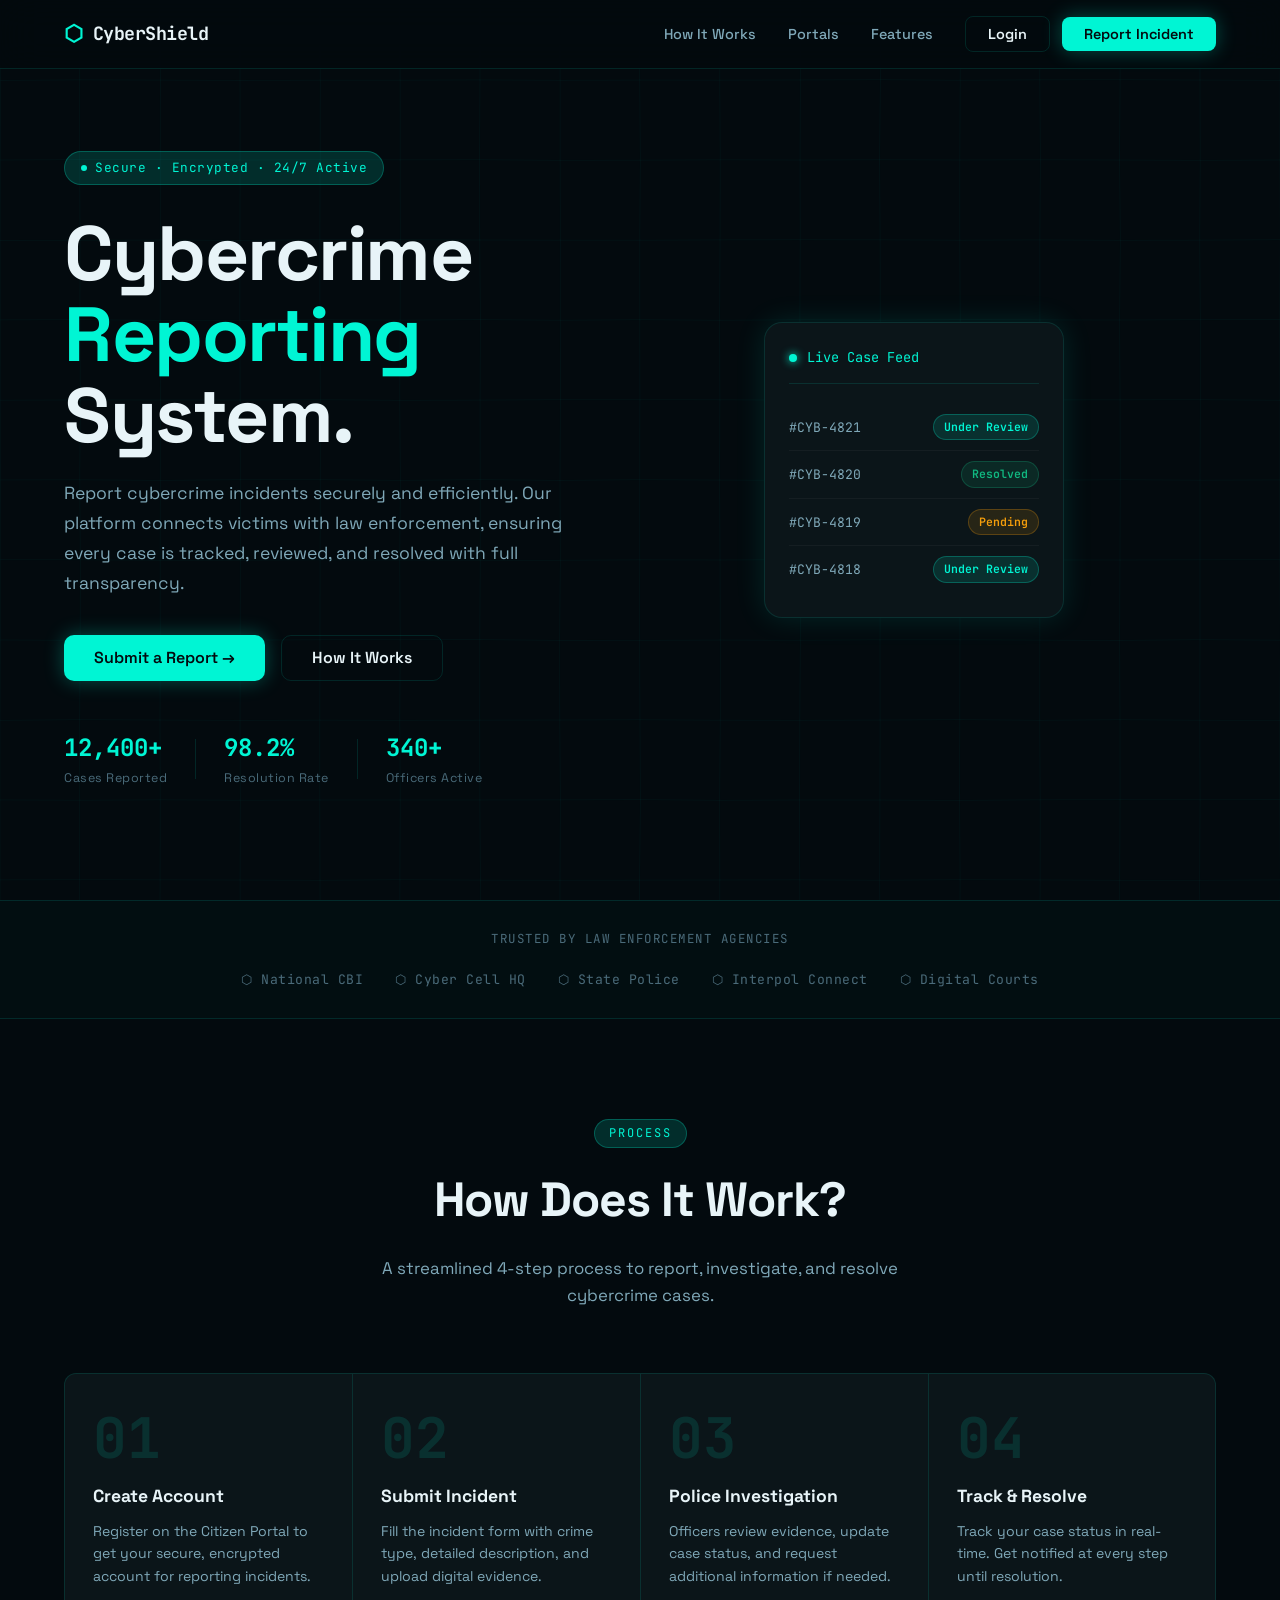
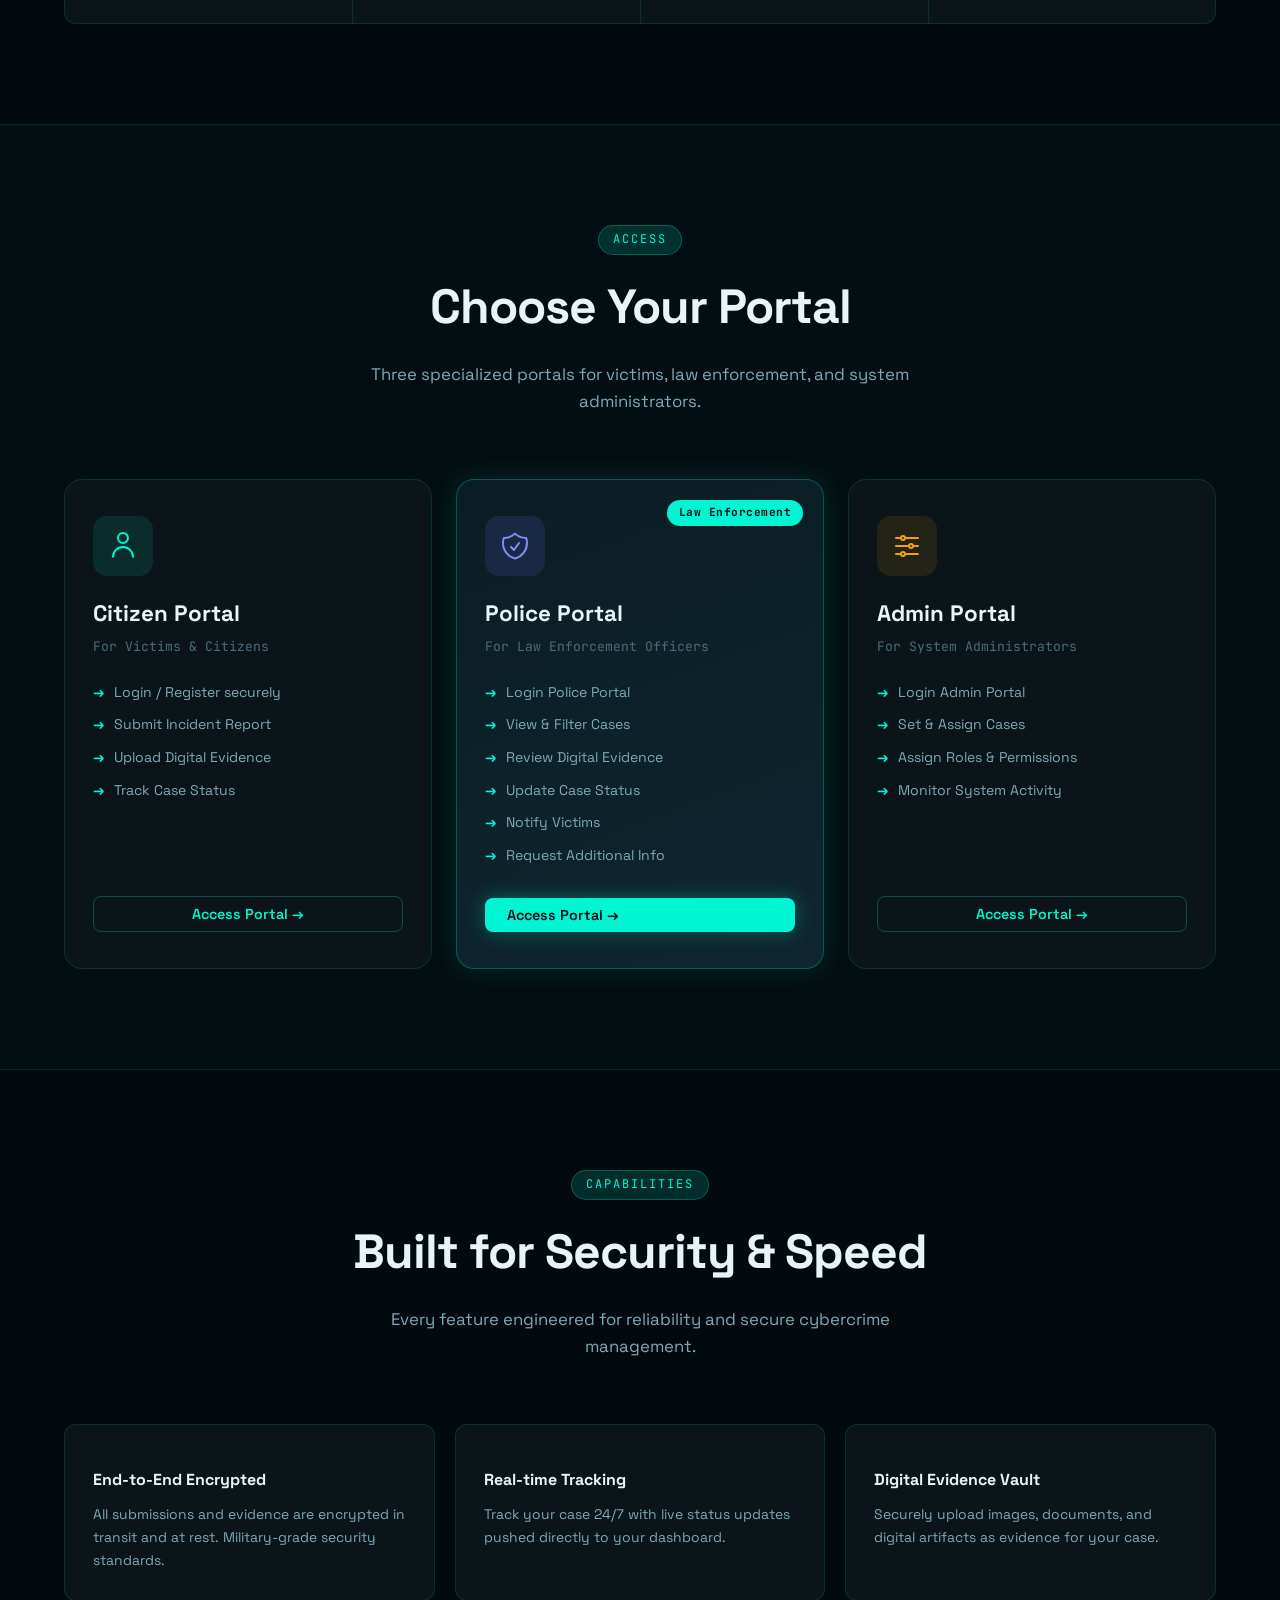
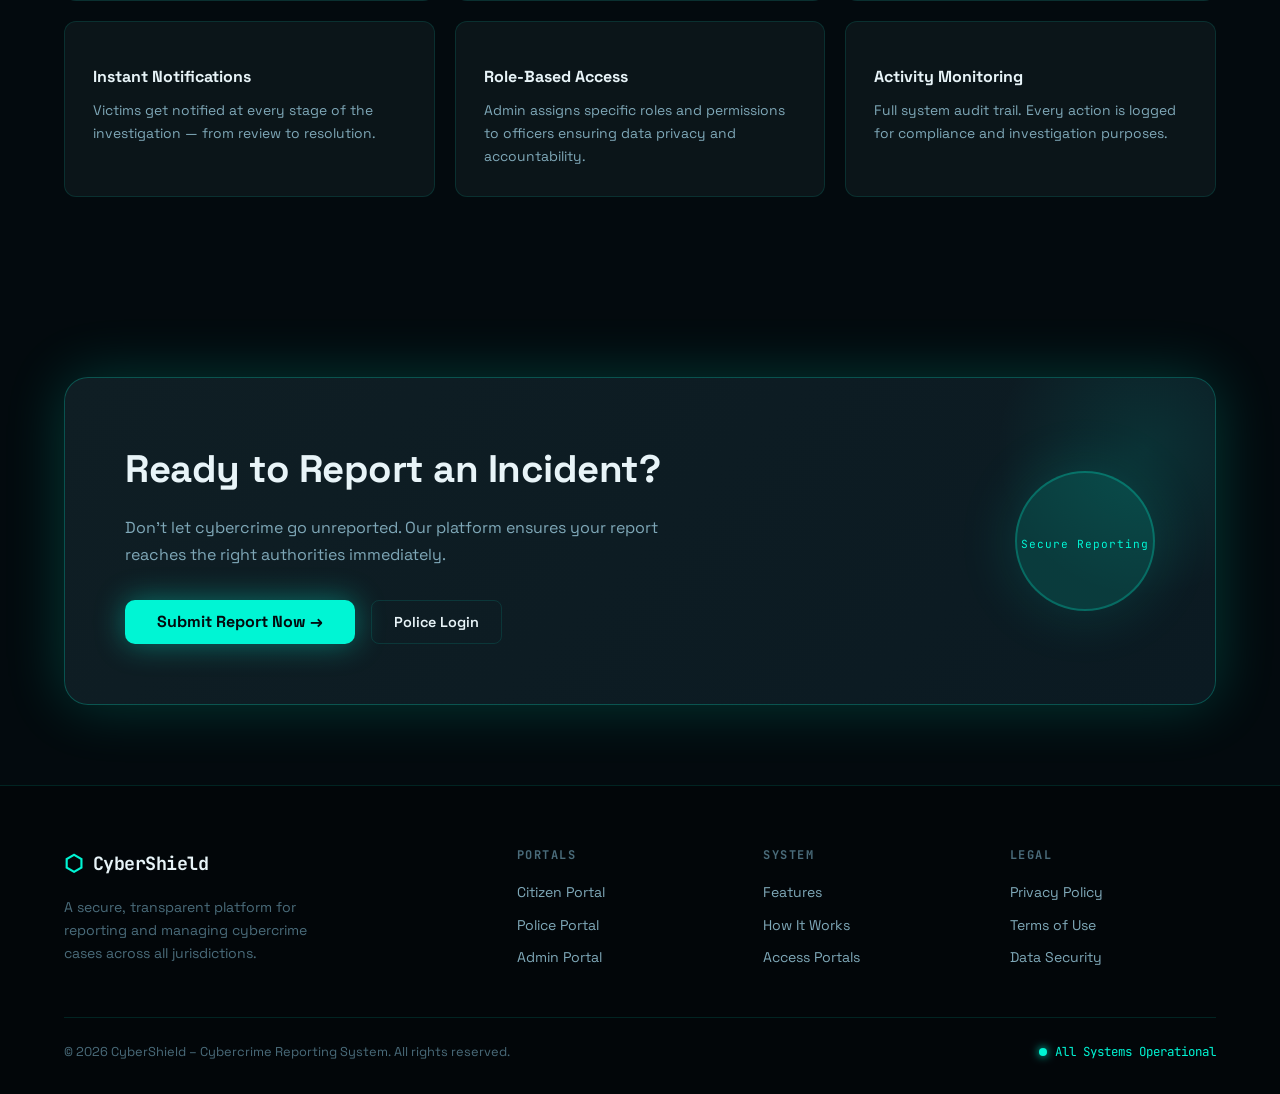
<file: index.html>
<!DOCTYPE html>
<html lang="en">
<head>
  <meta charset="UTF-8" />
  <meta name="viewport" content="width=device-width, initial-scale=1.0" />
  <title>CyberShield – Cybercrime Reporting System</title>
  <meta name="description" content="Report cybercrime incidents securely. CyberShield connects victims, police, and administrators for efficient cybercrime case management." />
  <link rel="preconnect" href="https://fonts.googleapis.com" />
  <link rel="preconnect" href="https://fonts.gstatic.com" crossorigin />
  <link href="https://fonts.googleapis.com/css2?family=Space+Grotesk:wght@300;400;500;600;700&family=JetBrains+Mono:wght@400;500;700&display=swap" rel="stylesheet" />
  <link rel="stylesheet" href="styles.css" />
</head>
<body>

  <!-- NAV -->
  <nav class="navbar" id="navbar">
    <div class="nav-container">
      <a href="index.html" class="nav-logo">
        <span class="logo-icon">⬡</span>
        <span>CyberShield</span>
      </a>
      <ul class="nav-links">
        <li><a href="#how-it-works">How It Works</a></li>
        <li><a href="#portals">Portals</a></li>
        <li><a href="#features">Features</a></li>
      </ul>
      <div class="nav-actions">
        <a href="victim-portal.html" class="btn btn-ghost" id="nav-login">Login</a>
        <a href="victim-portal.html" class="btn btn-primary" id="nav-report">Report Incident</a>
      </div>
      <button class="hamburger" id="hamburger" aria-label="Toggle menu">
        <span></span><span></span><span></span>
      </button>
    </div>
    <div class="mobile-menu" id="mobile-menu">
      <a href="#how-it-works">How It Works</a>
      <a href="#portals">Portals</a>
      <a href="#features">Features</a>
      <a href="victim-portal.html" class="btn btn-primary">Report Incident</a>
    </div>
  </nav>

  <!-- HERO -->
  <section class="hero" id="hero">
    <canvas id="gridCanvas"></canvas>
    <div class="hero-content">
      <div class="hero-badge">
        <span class="badge-dot"></span>
        Secure · Encrypted · 24/7 Active
      </div>
      <h1 class="hero-title">
        Cybercrime<br />
        <span class="accent-text">Reporting</span> System.
      </h1>
      <p class="hero-desc">
        Report cybercrime incidents securely and efficiently. Our platform connects victims with law enforcement,
        ensuring every case is tracked, reviewed, and resolved with full transparency.
      </p>
      <div class="hero-actions">
        <a href="victim-portal.html" class="btn btn-primary btn-lg" id="hero-report-btn">Submit a Report →</a>
        <a href="#how-it-works" class="btn btn-ghost btn-lg" id="hero-learn-btn">How It Works</a>
      </div>
      <div class="hero-stats">
        <div class="stat">
          <span class="stat-num">12,400+</span>
          <span class="stat-label">Cases Reported</span>
        </div>
        <div class="stat-divider"></div>
        <div class="stat">
          <span class="stat-num">98.2%</span>
          <span class="stat-label">Resolution Rate</span>
        </div>
        <div class="stat-divider"></div>
        <div class="stat">
          <span class="stat-num">340+</span>
          <span class="stat-label">Officers Active</span>
        </div>
      </div>
    </div>
    <div class="hero-visual">
      <div class="cyber-card floating">
        <div class="cyber-card-header">
          <span class="pulse-dot"></span> Live Case Feed
        </div>
        <div class="case-item">
          <span class="case-id">#CYB-4821</span>
          <span class="case-status status-active">Under Review</span>
        </div>
        <div class="case-item">
          <span class="case-id">#CYB-4820</span>
          <span class="case-status status-resolved">Resolved</span>
        </div>
        <div class="case-item">
          <span class="case-id">#CYB-4819</span>
          <span class="case-status status-pending">Pending</span>
        </div>
        <div class="case-item">
          <span class="case-id">#CYB-4818</span>
          <span class="case-status status-active">Under Review</span>
        </div>
      </div>
    </div>
  </section>

  <!-- TRUSTED BY -->
  <section class="trusted">
    <p class="trusted-label">Trusted by Law Enforcement Agencies</p>
    <div class="trusted-logos">
      <span class="trust-logo">⬡ National CBI</span>
      <span class="trust-logo">⬡ Cyber Cell HQ</span>
      <span class="trust-logo">⬡ State Police</span>
      <span class="trust-logo">⬡ Interpol Connect</span>
      <span class="trust-logo">⬡ Digital Courts</span>
    </div>
  </section>

  <!-- HOW IT WORKS -->
  <section class="section" id="how-it-works">
    <div class="container">
      <div class="section-header">
        <span class="section-tag">Process</span>
        <h2 class="section-title">How Does It Work?</h2>
        <p class="section-desc">A streamlined 4-step process to report, investigate, and resolve cybercrime cases.</p>
      </div>
      <div class="steps-grid">
        <div class="step-card" id="step-1">
          <div class="step-number">01</div>
          <div class="step-icon"></div>
          <h3>Create Account</h3>
          <p>Register on the Citizen Portal to get your secure, encrypted account for reporting incidents.</p>
          <div class="step-line"></div>
        </div>
        <div class="step-card" id="step-2">
          <div class="step-number">02</div>
          <div class="step-icon"></div>
          <h3>Submit Incident</h3>
          <p>Fill the incident form with crime type, detailed description, and upload digital evidence.</p>
          <div class="step-line"></div>
        </div>
        <div class="step-card" id="step-3">
          <div class="step-number">03</div>
          <div class="step-icon"></div>
          <h3>Police Investigation</h3>
          <p>Officers review evidence, update case status, and request additional information if needed.</p>
          <div class="step-line"></div>
        </div>
        <div class="step-card" id="step-4">
          <div class="step-number">04</div>
          <div class="step-icon"></div>
          <h3>Track & Resolve</h3>
          <p>Track your case status in real-time. Get notified at every step until resolution.</p>
        </div>
      </div>
    </div>
  </section>

  <!-- PORTALS -->
  <section class="section section-dark" id="portals">
    <div class="container">
      <div class="section-header">
        <span class="section-tag">Access</span>
        <h2 class="section-title">Choose Your Portal</h2>
        <p class="section-desc">Three specialized portals for victims, law enforcement, and system administrators.</p>
      </div>
      <div class="portals-grid">
        <!-- Victim -->
        <div class="portal-card" id="victim-portal-card">
          <div class="portal-icon-wrap victim-color">
            <svg width="32" height="32" fill="none" viewBox="0 0 24 24" stroke="currentColor" stroke-width="1.5"><path stroke-linecap="round" stroke-linejoin="round" d="M15.75 6a3.75 3.75 0 11-7.5 0 3.75 3.75 0 017.5 0zM4.501 20.118a7.5 7.5 0 0114.998 0"/></svg>
          </div>
          <h3>Citizen Portal</h3>
          <p class="portal-role">For Victims & Citizens</p>
          <ul class="portal-features">
            <li><span class="check">→</span> Login / Register securely</li>
            <li><span class="check">→</span> Submit Incident Report</li>
            <li><span class="check">→</span> Upload Digital Evidence</li>
            <li><span class="check">→</span> Track Case Status</li>
          </ul>
          <a href="victim-portal.html" class="btn btn-portal" id="victim-portal-btn">Access Portal →</a>
        </div>
        <!-- Police -->
        <div class="portal-card portal-featured" id="police-portal-card">
          <div class="portal-badge">Law Enforcement</div>
          <div class="portal-icon-wrap police-color">
            <svg width="32" height="32" fill="none" viewBox="0 0 24 24" stroke="currentColor" stroke-width="1.5"><path stroke-linecap="round" stroke-linejoin="round" d="M9 12.75L11.25 15 15 9.75m-3-7.036A11.959 11.959 0 013.598 6 11.99 11.99 0 003 9.749c0 5.592 3.824 10.29 9 11.623 5.176-1.332 9-6.03 9-11.622 0-1.31-.21-2.571-.598-3.751h-.152c-3.196 0-6.1-1.248-8.25-3.285z"/></svg>
          </div>
          <h3>Police Portal</h3>
          <p class="portal-role">For Law Enforcement Officers</p>
          <ul class="portal-features">
            <li><span class="check">→</span> Login Police Portal</li>
            <li><span class="check">→</span> View & Filter Cases</li>
            <li><span class="check">→</span> Review Digital Evidence</li>
            <li><span class="check">→</span> Update Case Status</li>
            <li><span class="check">→</span> Notify Victims</li>
            <li><span class="check">→</span> Request Additional Info</li>
          </ul>
          <a href="police-portal.html" class="btn btn-primary" id="police-portal-btn">Access Portal →</a>
        </div>
        <!-- Admin -->
        <div class="portal-card" id="admin-portal-card">
          <div class="portal-icon-wrap admin-color">
            <svg width="32" height="32" fill="none" viewBox="0 0 24 24" stroke="currentColor" stroke-width="1.5"><path stroke-linecap="round" stroke-linejoin="round" d="M10.5 6h9.75M10.5 6a1.5 1.5 0 11-3 0m3 0a1.5 1.5 0 10-3 0M3.75 6H7.5m3 12h9.75m-9.75 0a1.5 1.5 0 01-3 0m3 0a1.5 1.5 0 00-3 0m-3.75 0H7.5m9-6h3.75m-3.75 0a1.5 1.5 0 01-3 0m3 0a1.5 1.5 0 00-3 0m-9.75 0h9.75"/></svg>
          </div>
          <h3>Admin Portal</h3>
          <p class="portal-role">For System Administrators</p>
          <ul class="portal-features">
            <li><span class="check">→</span> Login Admin Portal</li>
            <li><span class="check">→</span> Set & Assign Cases</li>
            <li><span class="check">→</span> Assign Roles & Permissions</li>
            <li><span class="check">→</span> Monitor System Activity</li>
          </ul>
          <a href="admin-portal.html" class="btn btn-portal" id="admin-portal-btn">Access Portal →</a>
        </div>
      </div>
    </div>
  </section>

  <!-- FEATURES -->
  <section class="section" id="features">
    <div class="container">
      <div class="section-header">
        <span class="section-tag">Capabilities</span>
        <h2 class="section-title">Built for Security & Speed</h2>
        <p class="section-desc">Every feature engineered for reliability and secure cybercrime management.</p>
      </div>
      <div class="features-grid">
        <div class="feature-card" id="feat-1">
          <div class="feat-icon"></div>
          <h4>End-to-End Encrypted</h4>
          <p>All submissions and evidence are encrypted in transit and at rest. Military-grade security standards.</p>
        </div>
        <div class="feature-card" id="feat-2">
          <div class="feat-icon"></div>
          <h4>Real-time Tracking</h4>
          <p>Track your case 24/7 with live status updates pushed directly to your dashboard.</p>
        </div>
        <div class="feature-card" id="feat-3">
          <div class="feat-icon"></div>
          <h4>Digital Evidence Vault</h4>
          <p>Securely upload images, documents, and digital artifacts as evidence for your case.</p>
        </div>
        <div class="feature-card" id="feat-4">
          <div class="feat-icon"></div>
          <h4>Instant Notifications</h4>
          <p>Victims get notified at every stage of the investigation — from review to resolution.</p>
        </div>
        <div class="feature-card" id="feat-5">
          <div class="feat-icon"></div>
          <h4>Role-Based Access</h4>
          <p>Admin assigns specific roles and permissions to officers ensuring data privacy and accountability.</p>
        </div>
        <div class="feature-card" id="feat-6">
          <div class="feat-icon"></div>
          <h4>Activity Monitoring</h4>
          <p>Full system audit trail. Every action is logged for compliance and investigation purposes.</p>
        </div>
      </div>
    </div>
  </section>

  <!-- CTA -->
  <section class="cta-section">
    <div class="container">
      <div class="cta-box">
        <div class="cta-content">
          <h2>Ready to Report an Incident?</h2>
          <p>Don't let cybercrime go unreported. Our platform ensures your report reaches the right authorities immediately.</p>
          <div class="cta-actions">
            <a href="victim-portal.html" class="btn btn-cta" id="cta-report-btn">Submit Report Now →</a>
            <a href="police-portal.html" class="btn btn-ghost" id="cta-police-btn">Police Login</a>
          </div>
        </div>
        <div class="cta-visual">
          <div class="cta-badge">
            <div class="cta-icon"></div>
            <span>Secure Reporting</span>
          </div>
        </div>
      </div>
    </div>
  </section>

  <!-- FOOTER -->
  <footer class="footer">
    <div class="container">
      <div class="footer-grid">
        <div class="footer-brand">
          <a href="index.html" class="nav-logo">
            <span class="logo-icon">⬡</span>
            <span>CyberShield</span>
          </a>
          <p>A secure, transparent platform for reporting and managing cybercrime cases across all jurisdictions.</p>
        </div>
        <div class="footer-links">
          <h5>Portals</h5>
          <a href="victim-portal.html">Citizen Portal</a>
          <a href="police-portal.html">Police Portal</a>
          <a href="admin-portal.html">Admin Portal</a>
        </div>
        <div class="footer-links">
          <h5>System</h5>
          <a href="#features">Features</a>
          <a href="#how-it-works">How It Works</a>
          <a href="#portals">Access Portals</a>
        </div>
        <div class="footer-links">
          <h5>Legal</h5>
          <a href="#">Privacy Policy</a>
          <a href="#">Terms of Use</a>
          <a href="#">Data Security</a>
        </div>
      </div>
      <div class="footer-bottom">
        <p>© 2026 CyberShield – Cybercrime Reporting System. All rights reserved.</p>
        <p class="footer-status"><span class="pulse-dot"></span> All Systems Operational</p>
      </div>
    </div>
  </footer>

  <script src="main.js"></script>
</body>
</html>
</file>
<file: styles.css>
/* ============================================
   CYBERSHIELD – Global Styles
   Dark Cyberpunk Theme
   ============================================ */

:root {
  --cyan: #00f5d4;
  --cyan-dim: #00c9ab;
  --cyan-glow: rgba(0, 245, 212, 0.15);
  --cyan-border: rgba(0, 245, 212, 0.25);
  --bg-dark: #030a0e;
  --bg-card: #0b1519;
  --bg-card2: #0f1e24;
  --bg-surface: #111f26;
  --text-primary: #e8f4f8;
  --text-secondary: #7fa8b8;
  --text-muted: #4a6b7a;
  --border: rgba(0, 245, 212, 0.12);
  --border-hover: rgba(0, 245, 212, 0.35);
  --shadow-cyan: 0 0 30px rgba(0, 245, 212, 0.12);
  --shadow-strong: 0 0 60px rgba(0, 245, 212, 0.2);
  --radius: 12px;
  --radius-lg: 18px;
  --font: 'Space Grotesk', sans-serif;
  --mono: 'JetBrains Mono', monospace;
}

*, *::before, *::after { box-sizing: border-box; margin: 0; padding: 0; }

html { scroll-behavior: smooth; }

body {
  background: var(--bg-dark);
  color: var(--text-primary);
  font-family: var(--font);
  line-height: 1.6;
  overflow-x: hidden;
}

/* ---- SCROLLBAR ---- */
::-webkit-scrollbar { width: 6px; }
::-webkit-scrollbar-track { background: var(--bg-dark); }
::-webkit-scrollbar-thumb { background: var(--cyan-dim); border-radius: 3px; }

/* ---- UTILITY ---- */
.container { max-width: 1200px; margin: 0 auto; padding: 0 24px; }
.accent-text { color: var(--cyan); }

/* ============================================
   BUTTONS
   ============================================ */
.btn {
  display: inline-flex;
  align-items: center;
  gap: 8px;
  padding: 10px 22px;
  border-radius: 8px;
  font-family: var(--font);
  font-weight: 600;
  font-size: 0.9rem;
  cursor: pointer;
  text-decoration: none;
  border: none;
  transition: all 0.25s ease;
  line-height: 1;
  white-space: nowrap;
}
.btn-primary {
  background: var(--cyan);
  color: #030a0e;
  box-shadow: 0 0 20px rgba(0, 245, 212, 0.3);
}
.btn-primary:hover {
  background: #fff;
  box-shadow: 0 0 40px rgba(0, 245, 212, 0.5);
  transform: translateY(-2px);
  color: #030a0e;
}
.btn-ghost {
  background: transparent;
  color: var(--text-primary);
  border: 1px solid var(--border);
}
.btn-ghost:hover {
  border-color: var(--cyan);
  color: var(--cyan);
  background: var(--cyan-glow);
}
.btn-lg { padding: 14px 30px; font-size: 1rem; border-radius: 10px; }
.btn-portal {
  background: transparent;
  color: var(--cyan);
  border: 1px solid var(--cyan-border);
  width: 100%;
  justify-content: center;
  margin-top: auto;
}
.btn-portal:hover {
  background: var(--cyan-glow);
  border-color: var(--cyan);
  box-shadow: var(--shadow-cyan);
}
.btn-cta {
  background: var(--cyan);
  color: #030a0e;
  font-size: 1rem;
  padding: 14px 32px;
  border-radius: 10px;
  font-weight: 700;
  box-shadow: 0 0 30px rgba(0, 245, 212, 0.4);
}
.btn-cta:hover {
  background: #fff;
  box-shadow: 0 0 60px rgba(0, 245, 212, 0.5);
  transform: translateY(-2px);
  color: #030a0e;
}

/* ============================================
   NAVBAR
   ============================================ */
.navbar {
  position: fixed;
  top: 0; left: 0; right: 0;
  z-index: 1000;
  background: rgba(3, 10, 14, 0.85);
  backdrop-filter: blur(20px);
  border-bottom: 1px solid var(--border);
  transition: all 0.3s ease;
}
.navbar.scrolled {
  background: rgba(3, 10, 14, 0.97);
  box-shadow: 0 4px 40px rgba(0,0,0,0.5);
}
.nav-container {
  display: flex;
  align-items: center;
  gap: 32px;
  padding: 16px 24px;
  max-width: 1200px;
  margin: 0 auto;
}
.nav-logo {
  display: flex;
  align-items: center;
  gap: 10px;
  font-family: var(--mono);
  font-size: 1.15rem;
  font-weight: 700;
  color: var(--text-primary);
  text-decoration: none;
  letter-spacing: -0.5px;
}
.nav-logo:hover { color: var(--cyan); }
.logo-icon { color: var(--cyan); font-size: 1.4rem; }
.nav-links {
  display: flex;
  gap: 32px;
  list-style: none;
  margin-left: auto;
}
.nav-links a {
  color: var(--text-secondary);
  text-decoration: none;
  font-size: 0.9rem;
  font-weight: 500;
  transition: color 0.2s;
}
.nav-links a:hover { color: var(--cyan); }
.nav-actions { display: flex; gap: 12px; align-items: center; }
.hamburger {
  display: none;
  flex-direction: column;
  gap: 5px;
  background: none;
  border: none;
  cursor: pointer;
  margin-left: auto;
}
.hamburger span {
  display: block;
  width: 24px;
  height: 2px;
  background: var(--text-primary);
  border-radius: 2px;
  transition: all 0.3s;
}
.mobile-menu {
  display: none;
  flex-direction: column;
  gap: 16px;
  padding: 20px 24px;
  border-top: 1px solid var(--border);
}
.mobile-menu a {
  color: var(--text-secondary);
  text-decoration: none;
  font-weight: 500;
  transition: color 0.2s;
}
.mobile-menu a:hover { color: var(--cyan); }
.mobile-menu.open { display: flex; }

/* ============================================
   HERO
   ============================================ */
.hero {
  min-height: 100vh;
  display: flex;
  align-items: center;
  position: relative;
  overflow: hidden;
  padding: 100px 24px 60px;
  gap: 60px;
  max-width: 1200px;
  margin: 0 auto;
}
#gridCanvas {
  position: fixed;
  top: 0; left: 0;
  width: 100%; height: 100%;
  z-index: -1;
  pointer-events: none;
}
.hero-content { flex: 1; max-width: 620px; }
.hero-badge {
  display: inline-flex;
  align-items: center;
  gap: 8px;
  background: var(--cyan-glow);
  border: 1px solid var(--cyan-border);
  border-radius: 50px;
  padding: 6px 16px;
  font-size: 0.8rem;
  font-family: var(--mono);
  color: var(--cyan);
  margin-bottom: 28px;
  letter-spacing: 0.5px;
}
.badge-dot {
  width: 6px; height: 6px;
  background: var(--cyan);
  border-radius: 50%;
  animation: blink 1.5s ease-in-out infinite;
}
@keyframes blink { 0%,100% { opacity:1; } 50% { opacity:0.2; } }

.hero-title {
  font-size: clamp(2.8rem, 6vw, 4.8rem);
  font-weight: 700;
  line-height: 1.05;
  letter-spacing: -1.5px;
  margin-bottom: 24px;
  color: var(--text-primary);
}
.hero-desc {
  font-size: 1.1rem;
  color: var(--text-secondary);
  max-width: 520px;
  margin-bottom: 36px;
  line-height: 1.7;
}
.hero-actions { display: flex; gap: 16px; flex-wrap: wrap; margin-bottom: 48px; }
.hero-stats {
  display: flex;
  align-items: center;
  gap: 28px;
}
.stat { display: flex; flex-direction: column; gap: 2px; }
.stat-num {
  font-family: var(--mono);
  font-size: 1.5rem;
  font-weight: 700;
  color: var(--cyan);
}
.stat-label { font-size: 0.78rem; color: var(--text-muted); letter-spacing: 0.5px; }
.stat-divider { width: 1px; height: 40px; background: var(--border); }

/* HERO VISUAL */
.hero-visual { flex: 0 0 340px; display: flex; justify-content: center; align-items: center; }
.cyber-card {
  background: var(--bg-card);
  border: 1px solid var(--border);
  border-radius: var(--radius-lg);
  padding: 24px;
  width: 300px;
  box-shadow: var(--shadow-cyan);
  backdrop-filter: blur(20px);
}
.cyber-card-header {
  display: flex;
  align-items: center;
  gap: 10px;
  font-family: var(--mono);
  font-size: 0.85rem;
  color: var(--cyan);
  margin-bottom: 20px;
  padding-bottom: 14px;
  border-bottom: 1px solid var(--border);
}
.pulse-dot {
  width: 8px; height: 8px;
  background: var(--cyan);
  border-radius: 50%;
  box-shadow: 0 0 8px var(--cyan);
  animation: pulse 2s ease infinite;
}
@keyframes pulse {
  0%,100% { box-shadow: 0 0 8px var(--cyan); }
  50% { box-shadow: 0 0 20px var(--cyan); }
}
.case-item {
  display: flex;
  justify-content: space-between;
  align-items: center;
  padding: 10px 0;
  border-bottom: 1px solid rgba(255,255,255,0.04);
}
.case-item:last-child { border-bottom: none; }
.case-id { font-family: var(--mono); font-size: 0.82rem; color: var(--text-secondary); }
.case-status {
  font-size: 0.72rem;
  font-weight: 600;
  padding: 3px 10px;
  border-radius: 50px;
  font-family: var(--mono);
}
.status-active { background: rgba(0,245,212,0.12); color: var(--cyan); border: 1px solid var(--cyan-border); }
.status-resolved { background: rgba(16,185,129,0.12); color: #10b981; border: 1px solid rgba(16,185,129,0.25); }
.status-pending { background: rgba(245,158,11,0.12); color: #f59e0b; border: 1px solid rgba(245,158,11,0.25); }

.floating { animation: floating 4s ease-in-out infinite; }
@keyframes floating { 0%,100% { transform: translateY(0); } 50% { transform: translateY(-14px); } }

/* ============================================
   TRUSTED
   ============================================ */
.trusted {
  border-top: 1px solid var(--border);
  border-bottom: 1px solid var(--border);
  padding: 28px 24px;
  text-align: center;
  background: rgba(0,245,212,0.02);
}
.trusted-label {
  font-size: 0.78rem;
  color: var(--text-muted);
  letter-spacing: 1.5px;
  text-transform: uppercase;
  font-family: var(--mono);
  margin-bottom: 20px;
}
.trusted-logos {
  display: flex;
  justify-content: center;
  align-items: center;
  flex-wrap: wrap;
  gap: 32px;
}
.trust-logo {
  font-family: var(--mono);
  font-size: 0.82rem;
  color: var(--text-muted);
  letter-spacing: 0.5px;
  transition: color 0.2s;
}
.trust-logo:hover { color: var(--cyan); }

/* ============================================
   SECTIONS
   ============================================ */
.section { padding: 100px 0; }
.section-dark { background: rgba(0, 245, 212, 0.02); border-top: 1px solid var(--border); border-bottom: 1px solid var(--border); }
.section-header { text-align: center; margin-bottom: 64px; }
.section-tag {
  display: inline-block;
  font-family: var(--mono);
  font-size: 0.75rem;
  color: var(--cyan);
  letter-spacing: 2px;
  text-transform: uppercase;
  margin-bottom: 14px;
  background: var(--cyan-glow);
  border: 1px solid var(--cyan-border);
  padding: 4px 14px;
  border-radius: 50px;
}
.section-title {
  font-size: clamp(2rem, 4vw, 3rem);
  font-weight: 700;
  letter-spacing: -1px;
  margin-bottom: 16px;
  color: var(--text-primary);
}
.section-desc {
  font-size: 1.05rem;
  color: var(--text-secondary);
  max-width: 540px;
  margin: 0 auto;
}

/* ============================================
   STEPS
   ============================================ */
.steps-grid {
  display: grid;
  grid-template-columns: repeat(4, 1fr);
  gap: 0;
  position: relative;
}
.step-card {
  padding: 36px 28px;
  background: var(--bg-card);
  border: 1px solid var(--border);
  position: relative;
  overflow: hidden;
  transition: all 0.3s ease;
  cursor: default;
}
.step-card:first-child { border-radius: var(--radius) 0 0 var(--radius); }
.step-card:last-child { border-radius: 0 var(--radius) var(--radius) 0; }
.step-card:not(:last-child) { border-right: none; }
.step-card:hover {
  background: var(--bg-card2);
  border-color: var(--cyan-border);
  z-index: 1;
}
.step-card:hover .step-line { opacity: 1; }
.step-number {
  font-family: var(--mono);
  font-size: 3.5rem;
  font-weight: 700;
  color: var(--border);
  line-height: 1;
  margin-bottom: 16px;
  transition: color 0.3s;
}
.step-card:hover .step-number { color: var(--cyan-border); }
.step-icon { font-size: 2rem; margin-bottom: 16px; }
.step-card h3 { font-size: 1.1rem; font-weight: 700; margin-bottom: 10px; color: var(--text-primary); }
.step-card p { font-size: 0.88rem; color: var(--text-secondary); line-height: 1.6; }
.step-line {
  position: absolute;
  bottom: 0; left: 0; right: 0;
  height: 2px;
  background: linear-gradient(90deg, var(--cyan), transparent);
  opacity: 0;
  transition: opacity 0.3s;
}

/* ============================================
   PORTALS
   ============================================ */
.portals-grid {
  display: grid;
  grid-template-columns: repeat(3, 1fr);
  gap: 24px;
}
.portal-card {
  background: var(--bg-card);
  border: 1px solid var(--border);
  border-radius: var(--radius-lg);
  padding: 36px 28px;
  display: flex;
  flex-direction: column;
  gap: 0;
  position: relative;
  transition: all 0.35s ease;
  overflow: hidden;
}
.portal-card::before {
  content: '';
  position: absolute;
  top: 0; left: 0; right: 0;
  height: 2px;
  background: linear-gradient(90deg, transparent, var(--cyan-dim), transparent);
  opacity: 0;
  transition: opacity 0.3s;
}
.portal-card:hover::before { opacity: 1; }
.portal-card:hover {
  border-color: var(--cyan-border);
  transform: translateY(-6px);
  box-shadow: var(--shadow-cyan);
}
.portal-featured {
  background: linear-gradient(160deg, #0b1d24, #0f2530);
  border-color: var(--cyan-border);
  box-shadow: var(--shadow-cyan);
}
.portal-badge {
  position: absolute;
  top: 20px; right: 20px;
  background: var(--cyan);
  color: #030a0e;
  font-size: 0.7rem;
  font-weight: 700;
  padding: 4px 12px;
  border-radius: 50px;
  font-family: var(--mono);
  letter-spacing: 0.5px;
}
.portal-icon-wrap {
  width: 60px; height: 60px;
  border-radius: 14px;
  display: flex;
  align-items: center;
  justify-content: center;
  margin-bottom: 20px;
}
.victim-color { background: rgba(0,245,212,0.1); color: var(--cyan); }
.police-color { background: rgba(99,102,241,0.15); color: #818cf8; }
.admin-color { background: rgba(245,158,11,0.1); color: #f59e0b; }
.portal-card h3 {
  font-size: 1.4rem;
  font-weight: 700;
  margin-bottom: 4px;
}
.portal-role {
  font-size: 0.82rem;
  color: var(--text-muted);
  font-family: var(--mono);
  margin-bottom: 24px;
}
.portal-features {
  list-style: none;
  display: flex;
  flex-direction: column;
  gap: 10px;
  margin-bottom: 32px;
  flex: 1;
}
.portal-features li {
  font-size: 0.88rem;
  color: var(--text-secondary);
  display: flex;
  align-items: flex-start;
  gap: 10px;
}
.check { color: var(--cyan); font-weight: 700; flex-shrink: 0; }

/* ============================================
   FEATURES
   ============================================ */
.features-grid {
  display: grid;
  grid-template-columns: repeat(3, 1fr);
  gap: 20px;
}
.feature-card {
  background: var(--bg-card);
  border: 1px solid var(--border);
  border-radius: var(--radius);
  padding: 28px;
  transition: all 0.3s ease;
  position: relative;
  overflow: hidden;
}
.feature-card::after {
  content: '';
  position: absolute;
  inset: 0;
  background: linear-gradient(135deg, var(--cyan-glow), transparent);
  opacity: 0;
  transition: opacity 0.3s;
}
.feature-card:hover {
  border-color: var(--cyan-border);
  transform: translateY(-4px);
  box-shadow: var(--shadow-cyan);
}
.feature-card:hover::after { opacity: 1; }
.feat-icon { font-size: 2rem; margin-bottom: 14px; }
.feature-card h4 {
  font-size: 1rem;
  font-weight: 700;
  margin-bottom: 10px;
  color: var(--text-primary);
}
.feature-card p { font-size: 0.87rem; color: var(--text-secondary); line-height: 1.65; }

/* ============================================
   CTA
   ============================================ */
.cta-section { padding: 80px 24px; }
.cta-box {
  max-width: 1200px;
  margin: 0 auto;
  background: linear-gradient(135deg, var(--bg-card2), #0b1a22);
  border: 1px solid var(--cyan-border);
  border-radius: 24px;
  padding: 60px;
  display: flex;
  align-items: center;
  justify-content: space-between;
  gap: 40px;
  box-shadow: var(--shadow-strong);
  position: relative;
  overflow: hidden;
}
.cta-box::before {
  content: '';
  position: absolute;
  top: -80px; right: -80px;
  width: 300px; height: 300px;
  background: radial-gradient(circle, rgba(0,245,212,0.1), transparent 70%);
  pointer-events: none;
}
.cta-content { max-width: 560px; }
.cta-content h2 { font-size: 2.4rem; font-weight: 700; letter-spacing: -0.5px; margin-bottom: 14px; }
.cta-content p { font-size: 1rem; color: var(--text-secondary); margin-bottom: 32px; line-height: 1.7; }
.cta-actions { display: flex; gap: 16px; flex-wrap: wrap; }
.cta-visual { flex-shrink: 0; }
.cta-badge {
  width: 140px; height: 140px;
  border-radius: 50%;
  background: var(--cyan-glow);
  border: 2px solid var(--cyan-border);
  display: flex;
  flex-direction: column;
  align-items: center;
  justify-content: center;
  gap: 8px;
  animation: floating 3s ease-in-out infinite;
  box-shadow: 0 0 60px rgba(0,245,212,0.15);
}
.cta-icon { font-size: 2.5rem; }
.cta-badge span { font-size: 0.7rem; font-family: var(--mono); color: var(--cyan); letter-spacing: 1px; text-align: center; }

/* ============================================
   FOOTER
   ============================================ */
.footer {
  border-top: 1px solid var(--border);
  padding: 60px 24px 32px;
  background: rgba(0,0,0,0.3);
}
.footer-grid {
  max-width: 1200px;
  margin: 0 auto 48px;
  display: grid;
  grid-template-columns: 2fr 1fr 1fr 1fr;
  gap: 40px;
}
.footer-brand p {
  font-size: 0.88rem;
  color: var(--text-muted);
  margin-top: 14px;
  max-width: 280px;
  line-height: 1.65;
}
.footer-links { display: flex; flex-direction: column; gap: 10px; }
.footer-links h5 {
  font-family: var(--mono);
  font-size: 0.75rem;
  letter-spacing: 1.5px;
  text-transform: uppercase;
  color: var(--text-muted);
  margin-bottom: 6px;
}
.footer-links a {
  font-size: 0.88rem;
  color: var(--text-secondary);
  text-decoration: none;
  transition: color 0.2s;
}
.footer-links a:hover { color: var(--cyan); }
.footer-bottom {
  max-width: 1200px;
  margin: 0 auto;
  padding-top: 24px;
  border-top: 1px solid var(--border);
  display: flex;
  justify-content: space-between;
  align-items: center;
  flex-wrap: wrap;
  gap: 12px;
}
.footer-bottom p { font-size: 0.8rem; color: var(--text-muted); }
.footer-status {
  display: flex;
  align-items: center;
  gap: 8px;
  color: var(--cyan) !important;
  font-family: var(--mono);
  font-size: 0.78rem !important;
}

/* ============================================
   PORTAL PAGES – SHARED
   ============================================ */
.portal-page { min-height: 100vh; padding-top: 80px; }
.portal-page-header {
  background: linear-gradient(135deg, var(--bg-card), var(--bg-card2));
  border-bottom: 1px solid var(--border);
  padding: 48px 24px;
}
.portal-page-header .container {
  display: flex;
  align-items: flex-end;
  justify-content: space-between;
  gap: 24px;
}
.portal-page-title { font-size: 2.2rem; font-weight: 700; letter-spacing: -0.5px; margin-bottom: 6px; }
.portal-page-sub { font-size: 0.9rem; color: var(--text-muted); font-family: var(--mono); }
.portal-body { padding: 48px 24px; }

/* AUTH CARD */
.auth-wrap {
  min-height: calc(100vh - 80px);
  display: flex;
  align-items: center;
  justify-content: center;
  padding: 40px 24px;
}
.auth-card {
  background: var(--bg-card);
  border: 1px solid var(--border);
  border-radius: var(--radius-lg);
  padding: 48px;
  width: 100%;
  max-width: 480px;
  box-shadow: var(--shadow-cyan);
}
.auth-logo {
  display: flex;
  align-items: center;
  gap: 10px;
  font-family: var(--mono);
  font-size: 1rem;
  font-weight: 700;
  color: var(--cyan);
  margin-bottom: 32px;
}
.auth-card h2 { font-size: 1.7rem; font-weight: 700; margin-bottom: 6px; }
.auth-card .sub { font-size: 0.88rem; color: var(--text-muted); margin-bottom: 36px; }

/* TABS */
.auth-tabs {
  display: flex;
  gap: 0;
  background: var(--bg-dark);
  border: 1px solid var(--border);
  border-radius: 10px;
  padding: 4px;
  margin-bottom: 32px;
}
.tab-btn {
  flex: 1;
  padding: 10px;
  background: none;
  border: none;
  color: var(--text-muted);
  font-family: var(--font);
  font-size: 0.88rem;
  font-weight: 600;
  cursor: pointer;
  border-radius: 7px;
  transition: all 0.2s;
}
.tab-btn.active {
  background: var(--cyan);
  color: #030a0e;
}

/* FORM */
.form-group { margin-bottom: 20px; }
.form-group label {
  display: block;
  font-size: 0.82rem;
  font-weight: 600;
  color: var(--text-secondary);
  margin-bottom: 8px;
  letter-spacing: 0.3px;
  font-family: var(--mono);
}
.form-group input:not([type="checkbox"]):not([type="radio"]),
.form-group select,
.form-group textarea {
  width: 100%;
  background: var(--bg-dark);
  border: 1px solid var(--border);
  border-radius: 8px;
  padding: 12px 16px;
  color: var(--text-primary);
  font-family: var(--font);
  font-size: 0.92rem;
  outline: none;
  transition: all 0.2s;
  appearance: none;
}
.form-group input:focus,
.form-group select:focus,
.form-group textarea:focus {
  border-color: var(--cyan);
  box-shadow: 0 0 0 3px var(--cyan-glow);
}
.form-group textarea { resize: vertical; min-height: 110px; }
.form-group select { cursor: pointer; background-image: url("data:image/svg+xml,%3Csvg xmlns='http://www.w3.org/2000/svg' fill='none' viewBox='0 0 24 24' stroke='%2300f5d4'%3E%3Cpath stroke-linecap='round' stroke-linejoin='round' stroke-width='2' d='M19 9l-7 7-7-7'/%3E%3C/svg%3E"); background-repeat: no-repeat; background-position: right 12px center; background-size: 18px; padding-right: 40px; }
.form-row { display: grid; grid-template-columns: 1fr 1fr; gap: 16px; }
.form-submit { width: 100%; padding: 14px; font-size: 1rem; margin-top: 8px; }

/* CHECKBOX FIX */
input[type="checkbox"] {
  cursor: pointer;
  accent-color: var(--cyan);
  width: 18px;
  height: 18px;
}

/* UPLOAD */
.upload-zone {
  border: 2px dashed var(--border);
  border-radius: 10px;
  padding: 40px;
  text-align: center;
  cursor: pointer;
  transition: all 0.3s;
  background: var(--bg-dark);
}
.upload-zone:hover {
  border-color: var(--cyan);
  background: var(--cyan-glow);
}
.upload-icon { font-size: 2.5rem; margin-bottom: 12px; }
.upload-zone p { font-size: 0.88rem; color: var(--text-muted); }
.upload-zone strong { color: var(--cyan); }

/* STATUS BADGE */
.status-badge {
  display: inline-flex;
  align-items: center;
  gap: 6px;
  font-size: 0.75rem;
  font-weight: 600;
  padding: 4px 12px;
  border-radius: 50px;
  font-family: var(--mono);
}
.badge-cyan { background: rgba(0,245,212,0.1); color: var(--cyan); border: 1px solid var(--cyan-border); }
.badge-green { background: rgba(16,185,129,0.1); color: #10b981; border: 1px solid rgba(16,185,129,0.25); }
.badge-yellow { background: rgba(245,158,11,0.1); color: #f59e0b; border: 1px solid rgba(245,158,11,0.25); }
.badge-red { background: rgba(239,68,68,0.1); color: #ef4444; border: 1px solid rgba(239,68,68,0.25); }
.badge-purple { background: rgba(139,92,246,0.1); color: #8b5cf6; border: 1px solid rgba(139,92,246,0.25); }

/* DASHBOARD GRID */
.dash-grid { display: grid; grid-template-columns: 280px 1fr; gap: 24px; max-width: 1200px; margin: 0 auto; }
.sidebar {
  background: var(--bg-card);
  border: 1px solid var(--border);
  border-radius: var(--radius-lg);
  padding: 24px;
  height: fit-content;
  position: sticky;
  top: 100px;
}
.sidebar-section { margin-bottom: 8px; }
.sidebar-label {
  font-family: var(--mono);
  font-size: 0.7rem;
  letter-spacing: 1.5px;
  text-transform: uppercase;
  color: var(--text-muted);
  padding: 8px 12px;
}
.sidebar-link {
  display: flex;
  align-items: center;
  gap: 12px;
  padding: 10px 14px;
  border-radius: 8px;
  color: var(--text-secondary);
  text-decoration: none;
  font-size: 0.9rem;
  font-weight: 500;
  transition: all 0.2s;
  cursor: pointer;
}
.sidebar-link:hover, .sidebar-link.active {
  background: var(--cyan-glow);
  color: var(--cyan);
}
.sidebar-link .icon { font-size: 1.1rem; width: 22px; }
.sidebar-divider { height: 1px; background: var(--border); margin: 12px 0; }
.main-content { display: flex; flex-direction: column; gap: 24px; }

/* PANEL */
.panel {
  background: var(--bg-card);
  border: 1px solid var(--border);
  border-radius: var(--radius-lg);
  overflow: hidden;
}
.panel-header {
  display: flex;
  align-items: center;
  justify-content: space-between;
  padding: 20px 24px;
  border-bottom: 1px solid var(--border);
  gap: 12px;
  flex-wrap: wrap;
}
.panel-title { font-size: 1rem; font-weight: 700; display: flex; align-items: center; gap: 10px; }
.panel-body { padding: 24px; }

/* TABLE */
.table-wrap { overflow-x: auto; }
table { width: 100%; border-collapse: collapse; }
thead th {
  text-align: left;
  padding: 10px 16px;
  font-family: var(--mono);
  font-size: 0.72rem;
  letter-spacing: 1.5px;
  text-transform: uppercase;
  color: var(--text-muted);
  border-bottom: 1px solid var(--border);
}
tbody tr {
  border-bottom: 1px solid rgba(255,255,255,0.04);
  transition: background 0.2s;
}
tbody tr:last-child { border-bottom: none; }
tbody tr:hover { background: rgba(0,245,212,0.03); }
tbody td { padding: 14px 16px; font-size: 0.88rem; color: var(--text-secondary); }
tbody td:first-child { font-family: var(--mono); color: var(--cyan); }
.action-btn {
  background: none;
  border: 1px solid var(--border);
  color: var(--text-secondary);
  padding: 5px 12px;
  border-radius: 6px;
  font-size: 0.78rem;
  cursor: pointer;
  font-family: var(--font);
  transition: all 0.2s;
}
.action-btn:hover { border-color: var(--cyan); color: var(--cyan); background: var(--cyan-glow); }

/* STAT CARDS */
.stat-cards { display: grid; grid-template-columns: repeat(4, 1fr); gap: 16px; }
.stat-card {
  background: var(--bg-card);
  border: 1px solid var(--border);
  border-radius: var(--radius);
  padding: 20px;
  transition: all 0.3s;
}
.stat-card:hover { border-color: var(--cyan-border); box-shadow: var(--shadow-cyan); }
.stat-card-label { font-size: 0.78rem; color: var(--text-muted); font-family: var(--mono); letter-spacing: 0.5px; margin-bottom: 10px; }
.stat-card-value { font-size: 2rem; font-weight: 700; font-family: var(--mono); color: var(--cyan); }
.stat-card-sub { font-size: 0.78rem; color: var(--text-muted); margin-top: 4px; }

/* FILTER BAR */
.filter-bar {
  display: flex;
  gap: 12px;
  flex-wrap: wrap;
  align-items: center;
}
.filter-bar input, .filter-bar select {
  background: var(--bg-dark);
  border: 1px solid var(--border);
  border-radius: 8px;
  padding: 9px 14px;
  color: var(--text-primary);
  font-family: var(--font);
  font-size: 0.88rem;
  outline: none;
  transition: border-color 0.2s;
}
.filter-bar input:focus, .filter-bar select:focus { border-color: var(--cyan); }
.filter-bar input { flex: 1; min-width: 200px; }

/* EVIDENCE CARDS */
.evidence-grid { display: grid; grid-template-columns: repeat(auto-fill, minmax(200px, 1fr)); gap: 16px; }
.evidence-card {
  background: var(--bg-dark);
  border: 1px solid var(--border);
  border-radius: 10px;
  padding: 16px;
  text-align: center;
  transition: all 0.2s;
}
.evidence-card:hover { border-color: var(--cyan-border); }
.evidence-card .ev-icon { font-size: 2.5rem; margin-bottom: 10px; }
.evidence-card p { font-size: 0.8rem; color: var(--text-muted); }

/* NOTIFICATION */
.notification-item {
  display: flex;
  align-items: flex-start;
  gap: 14px;
  padding: 16px 0;
  border-bottom: 1px solid rgba(255,255,255,0.04);
}
.notification-item:last-child { border-bottom: none; }
.notif-icon {
  width: 38px; height: 38px;
  border-radius: 50%;
  display: flex;
  align-items: center;
  justify-content: center;
  font-size: 1rem;
  flex-shrink: 0;
  background: var(--cyan-glow);
}
.notif-body { flex: 1; }
.notif-title { font-size: 0.9rem; font-weight: 600; margin-bottom: 2px; }
.notif-sub { font-size: 0.8rem; color: var(--text-muted); }
.notif-time { font-size: 0.75rem; color: var(--text-muted); font-family: var(--mono); white-space: nowrap; }

/* MODAL */
.modal-overlay {
  position: fixed;
  inset: 0;
  background: rgba(3,10,14,0.85);
  backdrop-filter: blur(8px);
  z-index: 2000;
  display: flex;
  align-items: center;
  justify-content: center;
  padding: 24px;
  opacity: 0;
  pointer-events: none;
  transition: opacity 0.3s;
}
.modal-overlay.open { opacity: 1; pointer-events: all; }
.modal {
  background: var(--bg-card);
  border: 1px solid var(--cyan-border);
  border-radius: var(--radius-lg);
  padding: 36px;
  max-width: 560px;
  width: 100%;
  box-shadow: var(--shadow-strong);
  transform: translateY(20px);
  transition: transform 0.3s;
}
.modal-overlay.open .modal { transform: translateY(0); }
.modal-header { display: flex; align-items: center; justify-content: space-between; margin-bottom: 24px; }
.modal-title { font-size: 1.2rem; font-weight: 700; }
.modal-close {
  background: none;
  border: 1px solid var(--border);
  color: var(--text-muted);
  width: 32px; height: 32px;
  border-radius: 8px;
  font-size: 1rem;
  cursor: pointer;
  display: flex;
  align-items: center;
  justify-content: center;
  transition: all 0.2s;
}
.modal-close:hover { border-color: var(--cyan); color: var(--cyan); }

/* PROGRESS */
.progress-bar { background: var(--bg-dark); border-radius: 4px; height: 6px; overflow: hidden; }
.progress-fill { height: 100%; background: linear-gradient(90deg, var(--cyan-dim), var(--cyan)); border-radius: 4px; transition: width 0.5s ease; }

/* BREADCRUMB */
.breadcrumb {
  display: flex;
  align-items: center;
  gap: 8px;
  font-size: 0.82rem;
  color: var(--text-muted);
  margin-bottom: 24px;
  font-family: var(--mono);
}
.breadcrumb a { color: var(--cyan); text-decoration: none; }
.breadcrumb a:hover { text-decoration: underline; }
.breadcrumb span { color: var(--text-muted); }

/* ACTIVITY LOG */
.activity-item {
  display: flex;
  align-items: center;
  gap: 16px;
  padding: 12px 0;
  border-bottom: 1px solid rgba(255,255,255,0.04);
  font-size: 0.88rem;
}
.activity-item:last-child { border-bottom: none; }
.activity-dot {
  width: 8px; height: 8px;
  border-radius: 50%;
  background: var(--cyan);
  flex-shrink: 0;
}
.activity-text { flex: 1; color: var(--text-secondary); }
.activity-time { font-family: var(--mono); font-size: 0.75rem; color: var(--text-muted); }

/* TOGGLE */
.toggle-wrap { display: flex; align-items: center; justify-content: space-between; padding: 14px 0; border-bottom: 1px solid rgba(255,255,255,0.04); }
.toggle-wrap:last-child { border-bottom: none; }
.toggle-info h5 { font-size: 0.9rem; font-weight: 600; margin-bottom: 2px; }
.toggle-info p { font-size: 0.8rem; color: var(--text-muted); }
.toggle-switch { position: relative; width: 44px; height: 24px; }
.toggle-switch input { opacity: 0; width: 0; height: 0; }
.toggle-slider {
  position: absolute;
  inset: 0;
  background: var(--bg-dark);
  border: 1px solid var(--border);
  border-radius: 50px;
  cursor: pointer;
  transition: 0.2s;
}
.toggle-slider::before {
  content: '';
  position: absolute;
  width: 16px; height: 16px;
  left: 3px; top: 3px;
  background: var(--text-muted);
  border-radius: 50%;
  transition: 0.2s;
}
.toggle-switch input:checked + .toggle-slider { background: var(--cyan-glow); border-color: var(--cyan); }
.toggle-switch input:checked + .toggle-slider::before { background: var(--cyan); transform: translateX(20px); }

/* RESPONSIVE */
@media (max-width: 1024px) {
  .stat-cards { grid-template-columns: repeat(2, 1fr); }
  .features-grid { grid-template-columns: repeat(2, 1fr); }
  .steps-grid { grid-template-columns: repeat(2, 1fr); }
  .step-card:not(:last-child) { border-right: 1px solid var(--border); }
  .step-card:nth-child(2) { border-right: none !important; border-radius: 0; }
  .step-card:first-child { border-radius: var(--radius) 0 0 0; }
  .step-card:nth-child(2) { border-radius: 0 var(--radius) 0 0; }
  .step-card:nth-child(3) { border-radius: 0 0 0 var(--radius); }
  .step-card:last-child { border-radius: 0 0 var(--radius) 0; }
  .dash-grid { grid-template-columns: 1fr; }
  .sidebar { position: static; }
  .portals-grid { grid-template-columns: 1fr; max-width: 500px; margin: 0 auto; }
  .footer-grid { grid-template-columns: 1fr 1fr; }
}
@media (max-width: 768px) {
  .nav-links, .nav-actions { display: none; }
  .hamburger { display: flex; }
  .hero { flex-direction: column; padding-top: 120px; text-align: center; }
  .hero-content { max-width: 100%; }
  .hero-stats { justify-content: center; }
  .hero-actions { justify-content: center; }
  .hero-visual { display: none; }
  .cta-box { flex-direction: column; padding: 40px 24px; text-align: center; }
  .cta-actions { justify-content: center; }
  .cta-visual { display: none; }
  .features-grid { grid-template-columns: 1fr; }
  .stat-cards { grid-template-columns: repeat(2, 1fr); }
  .form-row { grid-template-columns: 1fr; }
  .auth-card { padding: 32px 24px; }
  .portal-page-header .container { flex-direction: column; align-items: flex-start; }
  .footer-grid { grid-template-columns: 1fr; }
  .footer-bottom { flex-direction: column; text-align: center; }
}
@media (max-width: 480px) {
  .steps-grid { grid-template-columns: 1fr; }
  .step-card { border-radius: 0 !important; border-right: 1px solid var(--border) !important; }
  .step-card:first-child { border-radius: var(--radius) var(--radius) 0 0 !important; }
  .step-card:last-child { border-radius: 0 0 var(--radius) var(--radius) !important; }
  .stat-cards { grid-template-columns: 1fr 1fr; }
}
</file>
